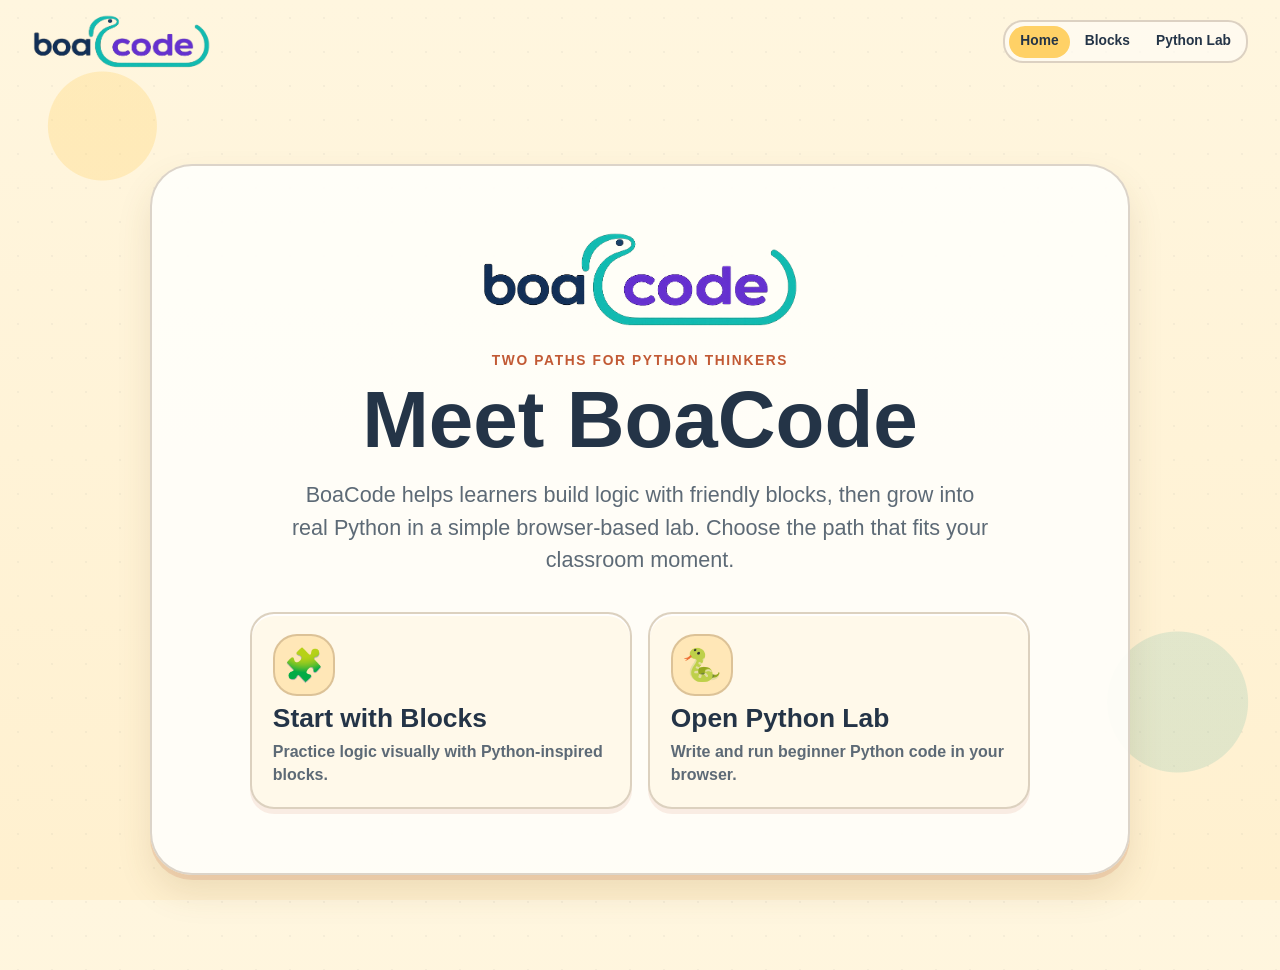
<file: index.html>
<!doctype html>
<html lang="en">
  <head>
    <meta charset="utf-8" />
    <meta name="viewport" content="width=device-width, initial-scale=1" />
    <title>BoaCode</title>
    <link rel="stylesheet" href="style.css" />
  </head>
  <body class="theme-cartoon landing-page">
    <header class="landing-nav" aria-label="BoaCode navigation">
      <a class="nav-logo-link" href="index.html" aria-label="BoaCode home">
        <img class="nav-logo" src="img/boa(code)2.png" alt="BoaCode logo" />
      </a>
      <nav class="main-nav" aria-label="Main navigation">
        <a class="nav-link active" href="index.html" aria-current="page">Home</a>
        <a class="nav-link" href="app.html">Blocks</a>
        <a class="nav-link" href="python-lab.html">Python Lab</a>
      </nav>
    </header>

    <main class="landing-shell" aria-labelledby="landing-title">
      <section class="landing-card platform-card">
        <img class="landing-logo" src="img/boa(code)2.png" alt="BoaCode logo" />
        <p class="eyebrow">Two paths for Python thinkers</p>
        <h1 id="landing-title">Meet BoaCode</h1>
        <p class="landing-copy">
          BoaCode helps learners build logic with friendly blocks, then grow into real Python in a
          simple browser-based lab. Choose the path that fits your classroom moment.
        </p>

        <div class="tool-card-grid" aria-label="BoaCode learning paths">
          <a class="tool-card" href="app.html">
            <span class="tool-card-icon" aria-hidden="true">🧩</span>
            <span class="tool-card-title">Start with Blocks</span>
            <span class="tool-card-copy">Practice logic visually with Python-inspired blocks.</span>
          </a>

          <a class="tool-card" href="python-lab.html">
            <span class="tool-card-icon" aria-hidden="true">🐍</span>
            <span class="tool-card-title">Open Python Lab</span>
            <span class="tool-card-copy">Write and run beginner Python code in your browser.</span>
          </a>
        </div>
      </section>
    </main>
  </body>
</html>
</file>
<file: style.css>
:root {
  --topbar-height: 76px;
  --workspace-width: 75%;
  --cream: #fff3d6;
  --paper: #fffaf0;
  --panel: #fffdf7;
  --panel-strong: #ffffff;
  --sun: #ffd166;
  --orange: #ef7b45;
  --red: #c25a35;
  --blue: #287c9b;
  --teal: #6db8a8;
  --ink: #243447;
  --muted: #5d6a76;
  --line: rgba(36, 52, 71, 0.18);
  --line-strong: rgba(36, 52, 71, 0.34);
  --white: #ffffff;
  --button-text: #fffaf0;
  --bubble-shadow: rgba(36, 52, 71, 0.1);
  --output-bg: #fffdf6;
  --dialogue-bg: #ffffff;
  --dialogue-glow: rgba(109, 184, 168, 0.18);
  --theme-control-bg: rgba(255, 255, 255, 0.78);
  --theme-active-bg: #ffd166;
  --theme-active-text: #243447;
  --stage-bg: #eaf7f4;
  --avatar-bg: #ffffff;
  --speech-bg: #fff0b8;
  --question-bg: #dff3ef;
  --reply-bg: #ffffff;
  --narrator-bg: #ffffff;
  --code-bg: #fffaf0;
  --code-border: rgba(36, 52, 71, 0.16);
  --disclosure-border: rgba(36, 52, 71, 0.2);
  --character-one: #f8d57d;
  --character-two: #98d1c5;
  --character-three: #caa7e8;
  --character-four: #9dd5ee;
  --panel-shadow: 0 12px 28px rgba(116, 82, 32, 0.11);
  --soft-shadow: 0 1px 0 rgba(255, 255, 255, 0.78) inset;
  --workspace-ring: rgba(239, 123, 69, 0.14);
  --workspace-inset: rgba(255, 244, 214, 0.58);
  --panel-radius: 22px;
  --control-radius: 999px;
  --ui-border-width: 1px;
  --bubble-radius: 17px;
  --header-accent: var(--orange);
}

* {
  box-sizing: border-box;
}

html,
body {
  height: 100%;
}

body {
  margin: 0;
  background: var(--cream);
  color: var(--ink);
  display: flex;
  flex-direction: column;
  font-family: Verdana, Geneva, Tahoma, sans-serif;
  font-size: 16px;
  line-height: 1.5;
  min-height: 100vh;
  min-height: 100dvh;
  overflow: hidden;
}

body.theme-cartoon {
  --paper: #fff4dc;
  --panel: #fff9ea;
  --panel-strong: #fffefa;
  --line: rgba(95, 65, 40, 0.22);
  --line-strong: rgba(95, 65, 40, 0.42);
  --theme-control-bg: rgba(255, 253, 246, 0.76);
  --output-bg: #fff1d7;
  --dialogue-bg: #fff9ec;
  --dialogue-glow: rgba(255, 168, 103, 0.23);
  --stage-bg: #ffe7b7;
  --speech-bg: #fff1b8;
  --question-bg: #dff4e6;
  --reply-bg: #fffefa;
  --narrator-bg: #fffdfa;
  --code-bg: #fff8e8;
  --panel-shadow: 0 5px 0 rgba(194, 90, 53, 0.16), 0 18px 34px rgba(116, 82, 32, 0.13);
  --soft-shadow: 0 2px 0 rgba(255, 255, 255, 0.92) inset;
  --workspace-ring: rgba(239, 123, 69, 0.2);
  --workspace-inset: rgba(255, 218, 126, 0.34);
  --panel-radius: 28px;
  --control-radius: 20px;
  --ui-border-width: 2px;
  --bubble-radius: 22px;
  --header-accent: #ef7b45;
  background:
    radial-gradient(circle at 8% 14%, rgba(255, 209, 102, 0.3) 0 54px, transparent 55px),
    radial-gradient(circle at 92% 78%, rgba(109, 184, 168, 0.2) 0 70px, transparent 71px),
    radial-gradient(circle at 18px 18px, rgba(36, 52, 71, 0.045) 1.4px, transparent 1.4px),
    linear-gradient(180deg, #fff6df 0%, #fff0cf 100%);
  background-size: auto, auto, 34px 34px, auto;
}

body.theme-modern {
  --cream: #eef3f8;
  --paper: #ffffff;
  --panel: #ffffff;
  --panel-strong: #ffffff;
  --orange: #2563eb;
  --red: #1e40af;
  --blue: #2563eb;
  --teal: #0ea5b7;
  --ink: #1f2937;
  --muted: #526173;
  --line: rgba(100, 116, 139, 0.26);
  --line-strong: rgba(71, 85, 105, 0.42);
  --button-text: #ffffff;
  --bubble-shadow: rgba(31, 41, 55, 0.07);
  --output-bg: #f8fafc;
  --dialogue-bg: #ffffff;
  --dialogue-glow: rgba(37, 99, 235, 0.1);
  --theme-control-bg: #ffffff;
  --theme-active-bg: #dbeafe;
  --theme-active-text: #1f2937;
  --stage-bg: #e8f0fe;
  --speech-bg: #eaf2ff;
  --question-bg: #e6fbff;
  --code-bg: #f8fafc;
  --code-border: rgba(37, 99, 235, 0.18);
  --disclosure-border: rgba(82, 97, 115, 0.22);
  --character-one: #dbeafe;
  --character-two: #e0f2fe;
  --character-three: #eef2ff;
  --character-four: #ecfeff;
  --panel-shadow: 0 14px 32px rgba(31, 41, 55, 0.09);
  --workspace-ring: rgba(37, 99, 235, 0.1);
  --workspace-inset: rgba(219, 234, 254, 0.45);
  --panel-radius: 18px;
  --control-radius: 999px;
  --ui-border-width: 1px;
  --bubble-radius: 14px;
  --header-accent: #2563eb;
}

body.theme-hacker {
  --cream: #06100b;
  --paper: #0d1a13;
  --panel: #101f17;
  --panel-strong: #14261c;
  --orange: #6dbf73;
  --red: #3f8d55;
  --blue: #4f9b62;
  --teal: #44a889;
  --ink: #e7f3e8;
  --muted: #a9c2ad;
  --line: rgba(117, 176, 125, 0.24);
  --line-strong: rgba(128, 194, 137, 0.42);
  --white: #111f17;
  --button-text: #07110b;
  --bubble-shadow: rgba(0, 0, 0, 0.24);
  --output-bg: #0a150f;
  --dialogue-bg: #0f1d15;
  --dialogue-glow: rgba(92, 145, 83, 0.14);
  --theme-control-bg: #0a150f;
  --theme-active-bg: #86c77d;
  --theme-active-text: #07110b;
  --stage-bg: #13251b;
  --avatar-bg: #07110b;
  --speech-bg: #172b20;
  --question-bg: #123123;
  --reply-bg: #0f2218;
  --narrator-bg: #0f2218;
  --code-bg: #07110b;
  --code-border: rgba(126, 178, 119, 0.28);
  --disclosure-border: rgba(126, 178, 119, 0.3);
  --character-one: #172b20;
  --character-two: #123126;
  --character-three: #1c2f22;
  --character-four: #152a1d;
  --panel-shadow: 0 0 0 1px rgba(102, 158, 95, 0.1), 0 18px 34px rgba(0, 0, 0, 0.38);
  --workspace-ring: rgba(102, 158, 95, 0.16);
  --workspace-inset: rgba(109, 191, 115, 0.05);
  --blockly-bg: #08140e;
  --blockly-grid: rgba(108, 151, 100, 0.12);
  --blockly-flyout-bg: #0d1d14;
  --blockly-toolbox-bg: #0b1710;
  --blockly-toolbox-row-bg: #13271d;
  --blockly-toolbox-selected-bg: #102018;
  --blockly-toolbox-text: #e6ffe9;
  --blockly-toolbox-accent: #42f584;
  --blockly-scrollbar-bg: #14251a;
  --blockly-scrollbar-handle: #4d7754;
  --panel-radius: 18px;
  --control-radius: 10px;
  --ui-border-width: 1px;
  --bubble-radius: 10px;
  --header-accent: #6dbf73;
  background:
    radial-gradient(circle at 10% 12%, rgba(74, 123, 70, 0.18), transparent 25%),
    radial-gradient(circle at 86% 84%, rgba(46, 94, 64, 0.2), transparent 28%),
    linear-gradient(180deg, #07110b 0%, #0a150f 100%);
}

button,
input {
  font: inherit;
}

.app-topbar {
  align-items: center;
  background: color-mix(in srgb, var(--paper) 84%, transparent);
  border-bottom: var(--ui-border-width) solid var(--line);
  box-shadow: 0 4px 18px rgba(36, 52, 71, 0.055);
  display: flex;
  flex: 0 0 var(--topbar-height);
  flex-wrap: nowrap;
  gap: 0.8rem;
  height: var(--topbar-height);
  justify-content: space-between;
  max-height: var(--topbar-height);
  min-height: var(--topbar-height);
  overflow: hidden;
  padding: 0.5rem 1rem;
  position: relative;
  z-index: 2;
}

.brand-cluster,
.topbar-actions,
.character-button,
.theme-selector,
.theme-options,
.character-stage,
.dialogue-input-row,
.panel-tools {
  align-items: center;
  display: flex;
}

.brand-cluster {
  flex: 0 1 auto;
  gap: 0.7rem;
  max-height: 56px;
  min-width: 0;
  overflow: hidden;
}

.brand-logo {
  display: block;
  flex: 0 1 auto;
  height: auto;
  max-height: 56px;
  max-width: 260px;
  object-fit: contain;
  width: auto;
}

.brand-copy {
  min-width: 0;
  overflow: hidden;
}

h1,
h2,
h3,
p {
  margin-top: 0;
}

.brand-tagline {
  color: var(--ink);
  font-size: clamp(0.92rem, 1.25vw, 1.06rem);
  font-weight: 800;
  line-height: 1.08;
  margin-bottom: 2px;
  white-space: nowrap;
}

.brand-subtitle {
  color: var(--muted);
  font-size: 0.76rem;
  font-weight: 700;
  line-height: 1.15;
  margin-bottom: 0;
  white-space: nowrap;
}

h1 {
  font-size: clamp(1.08rem, 1.7vw, 1.35rem);
  line-height: 1.1;
  margin-bottom: 0;
  white-space: nowrap;
}

h2 {
  font-size: clamp(1.03rem, 1.25vw, 1.2rem);
  line-height: 1.15;
  margin-bottom: 2px;
}

h3 {
  font-size: 1.05rem;
  margin-bottom: 8px;
}

.topbar-actions {
  flex: 1 1 auto;
  flex-wrap: nowrap;
  gap: 0.55rem;
  justify-content: flex-end;
  min-width: 0;
  overflow: hidden;
}

.character-button,
.run-button,
.send-button,
.reset-layout-button,
.dialog-close-button,
.cancel-button,
.character-card {
  border: 1px solid var(--line-strong);
  color: var(--ink);
  cursor: pointer;
}

.character-button {
  background: var(--panel-strong);
  border-width: var(--ui-border-width);
  border-radius: var(--control-radius);
  gap: 0.38rem;
  min-height: 40px;
  padding: 0.3rem 0.65rem 0.3rem 0.34rem;
}

.character-button-avatar {
  align-items: center;
  background: var(--stage-bg);
  border: 1px solid var(--line);
  border-radius: 50%;
  display: inline-flex;
  font-size: 1.25rem;
  height: 32px;
  justify-content: center;
  width: 32px;
}

.character-button-label {
  white-space: nowrap;
}

.dropdown-arrow {
  color: var(--muted);
  font-size: 0.82rem;
}

.theme-selector {
  background: var(--theme-control-bg);
  border: var(--ui-border-width) solid var(--line);
  border-radius: var(--control-radius);
  gap: 0.32rem;
  padding: 0.18rem;
}

.theme-selector-label {
  color: var(--muted);
  font-size: 0.8rem;
  font-weight: 800;
  letter-spacing: 0.05em;
  padding-left: 0.45rem;
  text-transform: uppercase;
}

.theme-options {
  gap: 0.14rem;
}

.theme-button {
  background: transparent;
  border: 0;
  border-radius: 999px;
  color: var(--ink);
  cursor: pointer;
  font-size: 0.82rem;
  font-weight: 700;
  line-height: 1.15;
  padding: 0.36rem 0.5rem;
  white-space: nowrap;
}

.theme-button.active {
  background: var(--theme-active-bg);
  color: var(--theme-active-text);
  box-shadow: 0 1px 5px rgba(36, 52, 71, 0.09);
}

.character-button:focus-visible,
.character-card:focus-visible,
.dialog-close-button:focus-visible,
.cancel-button:focus-visible,
.reset-layout-button:focus-visible,
.split-divider:focus-visible,
.theme-button:focus-visible,
.run-button:focus-visible,
.send-button:focus-visible {
  outline: 3px solid var(--orange);
  outline-offset: 2px;
}

.run-button {
  background: var(--orange);
  border-color: color-mix(in srgb, var(--red) 55%, var(--line-strong));
  border-width: var(--ui-border-width);
  border-radius: var(--control-radius);
  box-shadow: 0 3px 0 var(--red);
  color: var(--button-text);
  flex: 0 0 auto;
  font-weight: 800;
  min-height: 40px;
  padding: 0.5rem 0.95rem;
}

.run-button:active {
  box-shadow: 0 1px 0 var(--red);
  transform: translateY(3px);
}

.run-button:disabled {
  cursor: wait;
  opacity: 0.72;
}

.app-shell {
  --divider-width: 20px;
  align-items: stretch;
  display: grid;
  flex: 1 1 auto;
  gap: 0;
  grid-template-columns: minmax(0, var(--workspace-width)) var(--divider-width) minmax(0, 1fr);
  min-height: 0;
  overflow: hidden;
  padding: 0.9rem 1rem 1rem;
  width: 100%;
}

.panel {
  background: var(--panel);
  border: var(--ui-border-width) solid var(--line);
  border-radius: var(--panel-radius);
  box-shadow: var(--panel-shadow), var(--soft-shadow);
  min-height: 0;
  min-width: 0;
  padding: 0.85rem;
}

.workspace-panel {
  box-shadow: var(--panel-shadow), 0 0 0 6px var(--workspace-ring);
  display: flex;
  flex-direction: column;
  margin-right: 0.55rem;
}

body.theme-cartoon .panel {
  position: relative;
}

body.theme-cartoon .workspace-panel::before,
body.theme-cartoon .output-panel::before {
  background: var(--header-accent);
  border: 2px solid rgba(95, 65, 40, 0.18);
  border-radius: 999px;
  content: "";
  height: 10px;
  opacity: 0.55;
  position: absolute;
  right: 24px;
  top: -6px;
  transform: rotate(-2deg);
  width: 64px;
}

.output-panel {
  background: var(--output-bg);
  display: flex;
  flex-direction: column;
  margin-left: 0.55rem;
  overflow: auto;
}

.section-heading {
  margin-bottom: 0.65rem;
}

.workspace-heading,
.output-heading {
  align-items: flex-start;
  display: flex;
  gap: 0.75rem;
  justify-content: space-between;
}

.section-heading p {
  color: var(--muted);
  font-size: 0.94rem;
  line-height: 1.4;
  margin-bottom: 0;
}

.section-heading h2 {
  position: relative;
}

body.theme-cartoon .section-heading h2::after {
  background: linear-gradient(90deg, var(--header-accent), transparent);
  border-radius: 999px;
  content: "";
  display: block;
  height: 4px;
  margin-top: 5px;
  width: 74px;
}

#blocklyDiv {
  background: var(--blockly-bg, var(--white));
  border: var(--ui-border-width) solid var(--line);
  border-radius: calc(var(--panel-radius) - 7px);
  box-shadow: inset 0 0 0 5px var(--workspace-inset), 0 3px 10px rgba(36, 52, 71, 0.04);
  flex: 1 1 auto;
  min-height: 0;
  overflow: hidden;
}

body.theme-cartoon #blocklyDiv {
  border-style: solid;
  box-shadow: inset 0 0 0 6px var(--workspace-inset), 0 5px 0 rgba(194, 90, 53, 0.08);
}

.blocklyToolboxDiv {
  box-sizing: border-box;
  max-width: 100%;
  min-width: 136px;
  overflow: hidden;
  padding: 8px 7px;
}

.blocklyToolboxContents {
  box-sizing: border-box;
  max-width: 100%;
  overflow: hidden;
  padding: 0;
}

.blocklyToolboxDiv .blocklyTreeRow,
.blocklyToolboxCategory {
  box-sizing: border-box;
  margin: 5px 0;
  max-width: 100%;
  min-height: 36px;
  overflow: hidden;
  padding: 6px 12px 6px 14px !important;
  white-space: nowrap;
}

.blocklyTreeLabel,
.blocklyToolboxCategoryLabel {
  box-sizing: border-box;
  display: inline-block;
  line-height: 1.25;
  max-width: 100%;
  overflow: visible;
  padding-inline-end: 4px;
  white-space: nowrap;
}

body.theme-hacker #blocklyDiv {
  background: var(--blockly-bg);
  border-color: rgba(128, 194, 137, 0.34);
  box-shadow: inset 0 0 0 5px var(--workspace-inset), 0 10px 24px rgba(0, 0, 0, 0.2);
}

body.theme-hacker .blocklySvg {
  background: var(--blockly-bg);
}

body.theme-hacker .blocklyMainBackground {
  fill: var(--blockly-bg) !important;
  stroke: rgba(128, 194, 137, 0.34);
}

body.theme-hacker .blocklyToolboxDiv {
  background: linear-gradient(180deg, #08140e 0%, var(--blockly-toolbox-bg) 100%) !important;
  border-right: 1px solid rgba(66, 245, 132, 0.34);
  color: var(--blockly-toolbox-text);
}

body.theme-hacker .blocklyToolboxContents {
  background: transparent !important;
}

body.theme-hacker .blocklyToolboxDiv .blocklyTreeRow,
body.theme-hacker .blocklyToolboxCategory {
  background: var(--blockly-toolbox-row-bg) !important;
  border: 1px solid rgba(66, 245, 132, 0.34);
  border-left: 4px solid var(--blockly-toolbox-accent);
  border-radius: 9px;
  box-shadow: 0 0 0 1px rgba(0, 0, 0, 0.32), inset 0 1px 0 rgba(230, 255, 233, 0.08);
  color: var(--blockly-toolbox-text) !important;
  margin: 6px 8px 4px;
  min-height: 34px;
  padding: 4px 8px;
}

body.theme-hacker .blocklyToolboxDiv .blocklyTreeRow:hover,
body.theme-hacker .blocklyToolboxCategory:hover {
  background: #1a3325 !important;
  border-color: rgba(66, 245, 132, 0.56);
}

body.theme-hacker .blocklyToolboxDiv .blocklyTreeSelected,
body.theme-hacker .blocklyToolboxDiv .blocklyTreeSelected:hover,
body.theme-hacker .blocklyToolboxCategory[aria-selected="true"],
body.theme-hacker .blocklyToolboxSelected {
  background: var(--blockly-toolbox-selected-bg) !important;
  border-color: var(--blockly-toolbox-accent);
  box-shadow: inset 4px 0 0 var(--blockly-toolbox-accent), 0 0 16px rgba(66, 245, 132, 0.16);
}

body.theme-hacker .blocklyTreeIcon,
body.theme-hacker .blocklyToolboxCategoryIcon {
  background-color: var(--blockly-toolbox-accent) !important;
  background-image: none !important;
  border-radius: 4px;
  box-shadow: 0 0 8px rgba(66, 245, 132, 0.3);
  color: var(--blockly-toolbox-accent) !important;
  height: 12px !important;
  margin-inline-end: 8px;
  opacity: 1;
  width: 12px !important;
}

body.theme-hacker .blocklyTreeLabel,
body.theme-hacker .blocklyToolboxCategoryLabel {
  color: var(--blockly-toolbox-text) !important;
  font-weight: 800;
  text-shadow: 0 0 8px rgba(66, 245, 132, 0.24);
}

body.theme-hacker .blocklyTreeSelected .blocklyTreeLabel,
body.theme-hacker .blocklyToolboxCategory[aria-selected="true"] .blocklyToolboxCategoryLabel,
body.theme-hacker .blocklyToolboxSelected .blocklyToolboxCategoryLabel {
  color: #f8fff5 !important;
}

body.theme-hacker .blocklyFlyout,
body.theme-hacker .blocklyFlyout .blocklyWorkspace {
  background: var(--blockly-flyout-bg) !important;
}

body.theme-hacker .blocklyFlyoutBackground {
  fill: var(--blockly-flyout-bg) !important;
  fill-opacity: 1;
  stroke: rgba(66, 245, 132, 0.3);
}

body.theme-hacker .blocklyFlyoutLabelBackground {
  fill: #13271d !important;
  stroke: var(--blockly-toolbox-accent) !important;
  stroke-width: 1px;
}

body.theme-hacker .blocklyFlyoutLabelText,
body.theme-hacker .blocklyFlyoutButton .blocklyText,
body.theme-hacker .blocklyText {
  fill: #e6ffe9 !important;
  color: #e6ffe9 !important;
}

body.theme-hacker .blocklyFlyoutButton .blocklyFlyoutButtonBackground {
  fill: #183321;
  stroke: rgba(158, 214, 150, 0.42);
}

body.theme-hacker .blocklyFlyoutButton:hover .blocklyFlyoutButtonBackground {
  fill: #24492f;
}

body.theme-hacker .blocklyScrollbarBackground {
  fill: var(--blockly-scrollbar-bg);
  fill-opacity: 0.78;
}

body.theme-hacker .blocklyScrollbarHandle {
  fill: var(--blockly-scrollbar-handle);
  fill-opacity: 0.92;
}

body.theme-hacker .blocklyScrollbarHandle:hover {
  fill: #6fa775;
}

body.theme-hacker .blocklyTrash {
  opacity: 0.9;
}

body.theme-hacker .blocklyEditableText > rect,
body.theme-hacker .blocklyFieldRect {
  fill: rgba(7, 17, 11, 0.72);
  stroke: rgba(216, 239, 211, 0.26);
}

.split-divider {
  align-items: center;
  align-self: stretch;
  background: transparent;
  cursor: col-resize;
  display: flex;
  justify-content: center;
  min-height: 180px;
  position: relative;
  touch-action: none;
}

.split-divider::before {
  background: linear-gradient(180deg, transparent 0, color-mix(in srgb, var(--line-strong) 52%, transparent) 16%, color-mix(in srgb, var(--line-strong) 52%, transparent) 84%, transparent 100%);
  border-radius: 999px;
  content: "";
  height: 100%;
  position: absolute;
  transition: background 0.15s ease, width 0.15s ease;
  width: 3px;
}

.divider-handle {
  background: var(--panel-strong);
  border: var(--ui-border-width) solid var(--line);
  border-radius: var(--control-radius);
  box-shadow: 0 6px 16px rgba(36, 52, 71, 0.11), var(--soft-shadow);
  display: block;
  height: 52px;
  position: relative;
  width: 16px;
  z-index: 1;
}

.divider-handle::before,
.divider-handle::after {
  background: var(--line-strong);
  border-radius: 999px;
  content: "";
  height: 26px;
  position: absolute;
  top: 10px;
  width: 2px;
}

.divider-handle::before {
  left: 4px;
}

.divider-handle::after {
  right: 4px;
}

.split-divider:hover::before,
.split-divider.dragging::before,
.split-divider:focus-visible::before {
  background: var(--orange);
  width: 6px;
}

.dialogue-card {
  background:
    radial-gradient(circle at top right, var(--dialogue-glow), transparent 40%),
    var(--dialogue-bg);
  border: var(--ui-border-width) solid var(--line);
  border-radius: calc(var(--panel-radius) - 2px);
  display: flex;
  flex: 1 1 auto;
  flex-direction: column;
  min-height: 0;
  padding: 0.85rem;
  position: relative;
}

body.theme-cartoon .dialogue-card::after {
  background:
    radial-gradient(circle, rgba(239, 123, 69, 0.18) 0 3px, transparent 4px),
    radial-gradient(circle, rgba(109, 184, 168, 0.16) 0 3px, transparent 4px);
  background-position: 0 0, 14px 14px;
  background-size: 28px 28px;
  border-radius: inherit;
  content: "";
  inset: 0;
  opacity: 0.42;
  pointer-events: none;
  position: absolute;
}

.dialogue-card > * {
  position: relative;
  z-index: 1;
}

.character-stage {
  background: var(--stage-bg);
  border: var(--ui-border-width) solid var(--line);
  border-radius: calc(var(--panel-radius) - 6px);
  gap: 0.75rem;
  margin-bottom: 0.8rem;
  padding: 0.68rem;
}

body.theme-cartoon .character-stage {
  box-shadow: 0 4px 0 rgba(194, 90, 53, 0.12), inset 0 2px 0 rgba(255, 255, 255, 0.7);
  transform: rotate(-0.35deg);
}

.avatar-frame {
  align-items: center;
  background: var(--avatar-bg);
  border: var(--ui-border-width) solid var(--line);
  border-radius: 50%;
  box-shadow: 0 4px 14px var(--bubble-shadow);
  display: flex;
  flex: 0 0 74px;
  font-size: 2.9rem;
  height: 74px;
  justify-content: center;
  width: 74px;
}

body.theme-cartoon .avatar-frame {
  border-radius: 42% 58% 48% 52% / 52% 45% 55% 48%;
  box-shadow: 0 4px 0 rgba(194, 90, 53, 0.12), 0 10px 18px var(--bubble-shadow);
}

.stage-label {
  color: var(--muted);
  font-size: 0.78rem;
  font-weight: 800;
  letter-spacing: 0.06em;
  line-height: 1.25;
  margin-bottom: 2px;
  text-transform: uppercase;
}

.character-stage h3 {
  font-size: 1.35rem;
  line-height: 1.1;
  margin-bottom: 0;
}

.dialogue-stream {
  align-content: start;
  display: grid;
  flex: 1 1 auto;
  gap: 0.72rem;
  min-height: 180px;
  overflow: auto;
  padding: 0.15rem 0.1rem 0.25rem;
}

.speech-bubble,
.question-bubble,
.reply-bubble {
  border: 1px solid var(--line);
  border-width: var(--ui-border-width);
  border-radius: var(--bubble-radius);
  box-shadow: 0 4px 12px var(--bubble-shadow);
  font-size: 1rem;
  line-height: 1.5;
  padding: 0.75rem 0.85rem;
  white-space: pre-wrap;
}

body.theme-cartoon .speech-bubble,
body.theme-cartoon .question-bubble,
body.theme-cartoon .reply-bubble {
  box-shadow: 0 4px 0 rgba(95, 65, 40, 0.1), 0 10px 18px var(--bubble-shadow);
}

.speech-bubble,
.question-bubble {
  border-top-left-radius: 7px;
}

body.theme-cartoon .speech-bubble,
body.theme-cartoon .question-bubble {
  border-radius: 7px var(--bubble-radius) var(--bubble-radius) var(--bubble-radius);
  max-width: 96%;
}

body.theme-cartoon .speech-bubble::before,
body.theme-cartoon .question-bubble::before {
  background: inherit;
  border-bottom: var(--ui-border-width) solid var(--line);
  border-left: var(--ui-border-width) solid var(--line);
  content: "";
  height: 14px;
  left: -6px;
  position: absolute;
  top: 17px;
  transform: rotate(35deg);
  width: 14px;
}

body.theme-cartoon .speech-bubble,
body.theme-cartoon .question-bubble,
body.theme-cartoon .reply-bubble {
  position: relative;
}

.speech-bubble {
  background: var(--speech-bg);
}

.question-bubble {
  background: var(--question-bg);
}

.reply-bubble {
  background: var(--reply-bg);
  border-color: color-mix(in srgb, var(--teal) 65%, var(--line));
  border-top-right-radius: 7px;
  justify-self: end;
  max-width: 92%;
}

body.theme-cartoon .reply-bubble {
  border-radius: var(--bubble-radius) 7px var(--bubble-radius) var(--bubble-radius);
}

.narrator-bubble {
  background: var(--narrator-bg);
  color: var(--muted);
  min-height: 86px;
  padding: 1rem;
}

.dialogue-input {
  background: var(--reply-bg);
  border: var(--ui-border-width) solid var(--line);
  border-radius: calc(var(--panel-radius) - 8px);
  margin-top: 0.8rem;
  padding: 0.7rem;
}

.dialogue-input label {
  display: block;
  font-weight: 700;
  line-height: 1.35;
  margin-bottom: 0.45rem;
}

.dialogue-input-row {
  gap: 0.5rem;
}

.dialogue-input input {
  background: var(--code-bg);
  border: 1px solid color-mix(in srgb, var(--teal) 65%, var(--line));
  border-radius: 12px;
  color: var(--ink);
  flex: 1;
  min-height: 44px;
  min-width: 0;
  padding: 0.62rem 0.75rem;
}

.send-button {
  background: var(--blue);
  border-radius: 12px;
  color: var(--button-text);
  font-weight: 800;
  min-height: 44px;
  padding: 0.62rem 0.85rem;
}

.hidden {
  display: none;
}

.panel-tools {
  justify-content: flex-end;
  margin-top: 0.45rem;
}

.reset-layout-button {
  background: transparent;
  border-color: transparent;
  border-radius: 999px;
  color: var(--muted);
  font-size: 0.78rem;
  font-weight: 700;
  opacity: 0.78;
  padding: 0.22rem 0.48rem;
  text-decoration: none;
}

.reset-layout-button:hover {
  background: color-mix(in srgb, var(--theme-active-bg) 18%, transparent);
  color: var(--ink);
  opacity: 1;
  text-decoration: none;
}

.code-disclosure {
  background: color-mix(in srgb, var(--panel-strong) 58%, transparent);
  border: 1px dashed var(--disclosure-border);
  border-radius: 14px;
  margin-top: 0.45rem;
  padding: 0.55rem 0.7rem;
}

.code-disclosure summary {
  color: var(--muted);
  cursor: pointer;
  font-size: 0.92rem;
  font-weight: 700;
  line-height: 1.35;
}

pre {
  background: var(--code-bg);
  border: 1px solid var(--code-border);
  border-radius: 10px;
  color: var(--ink);
  margin: 0.55rem 0 0;
  max-height: 150px;
  overflow: auto;
  padding: 0.7rem;
  white-space: pre-wrap;
}

code {
  font-family: ui-monospace, SFMono-Regular, Consolas, "Liberation Mono", monospace;
  font-size: 0.88rem;
  line-height: 1.45;
}

.character-dialog {
  background: transparent;
  border: 0;
  color: var(--ink);
  max-width: min(720px, calc(100vw - 32px));
  padding: 0;
  width: 100%;
}

.character-dialog::backdrop {
  background: rgba(20, 30, 42, 0.48);
  backdrop-filter: blur(2px);
}

.character-dialog-card {
  background: var(--paper);
  border: 1px solid var(--line-strong);
  border-radius: 24px;
  box-shadow: var(--panel-shadow), 0 24px 64px rgba(0, 0, 0, 0.28);
  margin: 0;
  padding: 1.1rem;
}

.dialog-heading {
  align-items: flex-start;
  display: flex;
  gap: 0.75rem;
  justify-content: space-between;
  margin-bottom: 1rem;
}

.eyebrow {
  color: var(--red);
  font-size: 0.82rem;
  font-weight: 800;
  letter-spacing: 0.08em;
  margin-bottom: 2px;
  text-transform: uppercase;
}

.character-grid {
  display: grid;
  gap: 0.6rem;
  grid-template-columns: repeat(4, minmax(96px, 1fr));
}

.character-card {
  align-items: center;
  background: var(--character-one);
  border-radius: 16px;
  display: flex;
  font-weight: 800;
  gap: 0.5rem;
  justify-content: center;
  min-height: 70px;
  padding: 0.65rem;
}

.character-card:nth-child(2) {
  background: var(--character-two);
}

.character-card:nth-child(3) {
  background: var(--character-three);
}

.character-card:nth-child(4) {
  background: var(--character-four);
}

.character-card.selected {
  outline: 3px solid var(--orange);
  outline-offset: 2px;
  transform: translateY(-1px);
}

.character-face {
  font-size: 1.75rem;
  line-height: 1;
}

.dialog-close-button,
.cancel-button {
  background: var(--paper);
  border-radius: 14px;
  font-weight: 800;
}

.dialog-close-button {
  font-size: 1.5rem;
  line-height: 1;
  min-height: 40px;
  min-width: 40px;
}

.cancel-button {
  margin-top: 0.9rem;
  padding: 0.56rem 0.9rem;
}

@media (max-width: 1180px) {
  .app-topbar {
    gap: 0.7rem;
    padding-left: 0.9rem;
    padding-right: 0.9rem;
  }

  .topbar-actions {
    gap: 0.5rem;
  }

  .theme-selector-label,
  .character-button-label {
    font-size: 0.9rem;
  }

  .theme-button {
    font-size: 0.76rem;
    padding-left: 0.46rem;
    padding-right: 0.46rem;
  }
}

@media (max-width: 900px) {
  body {
    overflow: auto;
  }

  .app-topbar {
    align-items: stretch;
    flex: 0 0 auto;
    flex-direction: column;
    flex-wrap: wrap;
    height: auto;
    max-height: none;
    min-height: auto;
    overflow: visible;
  }

  .brand-cluster {
    min-width: 0;
  }

  .topbar-actions {
    flex-wrap: wrap;
    justify-content: stretch;
  }

  .character-button,
  .run-button {
    flex: 1 1 180px;
    justify-content: center;
  }

  .theme-selector {
    border-radius: 18px;
    flex: 1 1 100%;
  }

  .theme-options {
    flex: 1;
  }

  .theme-button {
    flex: 1 1 auto;
  }

  .app-shell {
    display: grid;
    flex: 0 0 auto;
    gap: 0.9rem;
    grid-template-columns: 1fr;
    min-height: calc(100vh - 134px);
    overflow: visible;
    padding: 0.9rem;
  }

  .split-divider {
    display: none;
  }

  .workspace-panel,
  .output-panel {
    margin-left: 0;
    margin-right: 0;
  }

  #blocklyDiv {
    height: 60vh;
    min-height: 420px;
  }

  .dialogue-card {
    min-height: 420px;
  }
}

@media (max-width: 560px) {
  .character-grid {
    grid-template-columns: 1fr;
  }

  .theme-selector {
    align-items: stretch;
    flex-direction: column;
  }

  .theme-selector-label {
    padding: 0.35rem 0.55rem 0;
  }

  .theme-options {
    flex-direction: column;
    width: 100%;
  }

  .dialogue-input-row {
    align-items: stretch;
    flex-direction: column;
  }

  .panel {
    padding: 0.8rem;
  }

  #blocklyDiv {
    height: 420px;
  }
}

.landing-page {
  overflow: auto;
}

.landing-shell {
  align-items: center;
  display: flex;
  flex: 1;
  justify-content: center;
  min-height: 100vh;
  min-height: 100dvh;
  padding: clamp(1.5rem, 4vw, 4rem);
}

.landing-card {
  align-items: center;
  background: color-mix(in srgb, var(--panel-strong) 92%, transparent);
  border: var(--ui-border-width) solid var(--line);
  border-radius: clamp(26px, 5vw, 42px);
  box-shadow: var(--panel-shadow);
  display: flex;
  flex-direction: column;
  max-width: 760px;
  padding: clamp(2rem, 5vw, 4rem);
  text-align: center;
}

.landing-logo {
  display: block;
  height: auto;
  margin-bottom: 1.25rem;
  max-width: min(320px, 78vw);
}

.landing-card .eyebrow {
  color: var(--red);
  font-size: 0.86rem;
  font-weight: 800;
  letter-spacing: 0.12em;
  margin: 0 0 0.65rem;
  text-transform: uppercase;
}

.landing-card h1 {
  color: var(--ink);
  font-size: clamp(2.6rem, 9vw, 5rem);
  line-height: 0.95;
  margin: 0;
}

.landing-copy {
  color: var(--muted);
  font-size: clamp(1.05rem, 2.5vw, 1.35rem);
  margin: 1.35rem 0 2rem;
  max-width: 58ch;
}

.start-coding-button {
  background: linear-gradient(135deg, var(--orange), var(--red));
  border: var(--ui-border-width) solid color-mix(in srgb, var(--red) 76%, var(--ink));
  border-radius: var(--control-radius);
  box-shadow: 0 10px 20px rgba(163, 88, 50, 0.2), var(--soft-shadow);
  color: var(--button-text);
  display: inline-flex;
  font-size: 1.1rem;
  font-weight: 800;
  padding: 0.95rem 1.5rem;
  text-decoration: none;
  transition: transform 160ms ease, box-shadow 160ms ease;
}

.start-coding-button:hover,
.start-coding-button:focus-visible {
  box-shadow: 0 14px 24px rgba(163, 88, 50, 0.26), var(--soft-shadow);
  transform: translateY(-2px);
}

.landing-nav {
  align-items: center;
  display: flex;
  gap: 1rem;
  justify-content: space-between;
  padding: 0.85rem clamp(1rem, 3vw, 2rem) 0;
  position: relative;
  z-index: 2;
}

.nav-logo-link {
  align-items: center;
  display: inline-flex;
}

.nav-logo {
  display: block;
  height: auto;
  max-height: 56px;
  max-width: 220px;
  object-fit: contain;
  width: auto;
}

.main-nav {
  align-items: center;
  background: color-mix(in srgb, var(--theme-control-bg) 88%, transparent);
  border: var(--ui-border-width) solid var(--line);
  border-radius: var(--control-radius);
  display: flex;
  gap: 0.2rem;
  padding: 0.22rem;
}

.nav-link {
  border-radius: 999px;
  color: var(--ink);
  font-size: 0.86rem;
  font-weight: 800;
  line-height: 1.2;
  padding: 0.48rem 0.72rem;
  text-decoration: none;
  white-space: nowrap;
}

.nav-link:hover,
.nav-link:focus-visible,
.nav-link.active {
  background: var(--theme-active-bg);
  color: var(--theme-active-text);
  outline: none;
}

.app-nav {
  flex: 0 0 auto;
}

.platform-card {
  max-width: 980px;
}

.tool-card-grid {
  display: grid;
  gap: 1rem;
  grid-template-columns: repeat(2, minmax(0, 1fr));
  margin-top: 0.2rem;
  width: min(780px, 100%);
}

.tool-card {
  background: var(--panel);
  border: var(--ui-border-width) solid var(--line);
  border-radius: calc(var(--panel-radius) - 4px);
  box-shadow: 0 5px 0 rgba(194, 90, 53, 0.1), var(--soft-shadow);
  color: var(--ink);
  display: flex;
  flex-direction: column;
  gap: 0.45rem;
  min-height: 190px;
  padding: 1.3rem;
  text-align: left;
  text-decoration: none;
  transition: transform 160ms ease, box-shadow 160ms ease;
}

.tool-card:hover,
.tool-card:focus-visible {
  box-shadow: 0 10px 22px rgba(163, 88, 50, 0.18), var(--soft-shadow);
  outline: 3px solid var(--orange);
  outline-offset: 3px;
  transform: translateY(-3px);
}

.tool-card-icon {
  align-items: center;
  background: var(--stage-bg);
  border: var(--ui-border-width) solid var(--line);
  border-radius: 24px;
  display: inline-flex;
  font-size: 2rem;
  height: 62px;
  justify-content: center;
  width: 62px;
}

.tool-card-title {
  font-size: clamp(1.25rem, 2.4vw, 1.65rem);
  font-weight: 900;
  line-height: 1.1;
}

.tool-card-copy {
  color: var(--muted);
  font-size: 1rem;
  font-weight: 700;
  line-height: 1.45;
}

.lab-page {
  overflow: auto;
}

.lab-topbar {
  flex: 0 0 auto;
}

.lab-actions {
  flex: 0 1 auto;
}

.lab-shell {
  display: grid;
  flex: 1 1 auto;
  gap: 1rem;
  grid-template-columns: minmax(230px, 0.75fr) minmax(0, 1.45fr) minmax(260px, 0.95fr);
  grid-template-areas:
    "intro intro intro"
    "examples editor output";
  min-height: 0;
  overflow: visible;
  padding: 1rem;
}

.lab-intro-panel {
  align-items: center;
  display: flex;
  gap: 1rem;
  grid-area: intro;
  justify-content: space-between;
}

.lab-intro-panel p:last-child {
  color: var(--muted);
  margin-bottom: 0;
  max-width: 74ch;
}

.lab-status-card {
  align-items: center;
  background: var(--stage-bg);
  border: var(--ui-border-width) solid var(--line);
  border-radius: var(--control-radius);
  display: flex;
  flex: 0 0 auto;
  font-weight: 800;
  gap: 0.5rem;
  padding: 0.65rem 0.85rem;
}

.status-dot {
  background: #f59e0b;
  border-radius: 50%;
  box-shadow: 0 0 0 4px color-mix(in srgb, #f59e0b 18%, transparent);
  display: inline-block;
  height: 0.72rem;
  width: 0.72rem;
}

.status-dot[data-state="ready"] {
  background: #22c55e;
  box-shadow: 0 0 0 4px color-mix(in srgb, #22c55e 18%, transparent);
}

.status-dot[data-state="error"] {
  background: #ef4444;
  box-shadow: 0 0 0 4px color-mix(in srgb, #ef4444 18%, transparent);
}

.examples-panel {
  grid-area: examples;
}

.editor-panel {
  display: flex;
  flex-direction: column;
  grid-area: editor;
  min-height: 620px;
}

.lab-output-panel {
  grid-area: output;
  margin-left: 0;
}

.example-grid {
  display: grid;
  gap: 0.6rem;
}

.example-button {
  background: var(--panel-strong);
  border: var(--ui-border-width) solid var(--line);
  border-radius: 16px;
  color: var(--ink);
  cursor: pointer;
  display: grid;
  gap: 0.16rem;
  padding: 0.75rem;
  text-align: left;
}

.example-button span {
  font-weight: 900;
}

.example-button small {
  color: var(--muted);
  font-size: 0.82rem;
  font-weight: 700;
  line-height: 1.35;
}

.example-button:hover,
.example-button:focus-visible,
.example-button.active {
  background: var(--theme-active-bg);
  border-color: var(--orange);
  outline: none;
}

.example-description {
  color: var(--muted);
  font-size: 0.9rem;
  font-weight: 700;
  margin: 0.75rem 0 0;
}

.python-editor,
.python-output {
  background: var(--code-bg);
  border: var(--ui-border-width) solid var(--code-border);
  border-radius: calc(var(--panel-radius) - 8px);
  color: var(--ink);
  font-family: ui-monospace, SFMono-Regular, Consolas, "Liberation Mono", monospace;
  font-size: 0.95rem;
  line-height: 1.55;
  padding: 0.9rem;
}

.python-editor {
  flex: 1 1 auto;
  min-height: 480px;
  resize: vertical;
  tab-size: 4;
  width: 100%;
}

.python-output {
  flex: 1 1 auto;
  margin: 0;
  max-height: none;
  min-height: 520px;
  white-space: pre-wrap;
}

.python-editor:focus,
.console-input-row input:focus {
  border-color: var(--orange);
  box-shadow: 0 0 0 4px var(--workspace-ring);
  outline: none;
}

.sr-only {
  border: 0;
  clip: rect(0 0 0 0);
  height: 1px;
  margin: -1px;
  overflow: hidden;
  padding: 0;
  position: absolute;
  white-space: nowrap;
  width: 1px;
}

@media (max-width: 1180px) {
  .app-nav {
    order: 3;
  }

  .lab-shell {
    grid-template-columns: minmax(220px, 0.85fr) minmax(0, 1.35fr);
    grid-template-areas:
      "intro intro"
      "examples editor"
      "output output";
  }
}

@media (max-width: 900px) {
  .landing-nav {
    align-items: stretch;
    flex-direction: column;
  }

  .main-nav {
    justify-content: center;
  }

  .app-nav {
    order: 0;
    width: 100%;
  }

  .app-nav .nav-link {
    flex: 1 1 auto;
    text-align: center;
  }

  .lab-shell {
    grid-template-columns: 1fr;
    grid-template-areas:
      "intro"
      "examples"
      "editor"
      "output";
    padding: 0.9rem;
  }

  .lab-intro-panel {
    align-items: stretch;
    flex-direction: column;
  }

  .editor-panel,
  .python-editor,
  .python-output {
    min-height: 360px;
  }
}

@media (max-width: 680px) {
  .tool-card-grid {
    grid-template-columns: 1fr;
  }

  .tool-card {
    min-height: 0;
  }
}

@media (max-width: 560px) {
  .landing-shell {
    min-height: auto;
    padding: 1rem;
  }

  .landing-card {
    padding: 1.4rem;
  }

  .nav-logo {
    max-width: 180px;
  }

  .main-nav {
    align-items: stretch;
    flex-direction: column;
  }

  .nav-link {
    text-align: center;
  }
}

.app-nav .nav-link {
  font-size: 0.8rem;
  padding: 0.4rem 0.55rem;
}

.lab-help-card {
  background: color-mix(in srgb, var(--stage-bg) 74%, transparent);
  border: var(--ui-border-width) solid var(--line);
  border-radius: 16px;
  margin-top: 0.9rem;
  padding: 0.85rem;
}

.lab-help-card h3 {
  font-size: 1rem;
  margin-bottom: 0.35rem;
}

.lab-help-card p {
  color: var(--muted);
  font-size: 0.9rem;
  font-weight: 700;
  margin-bottom: 0;
}

.python-console {
  background: var(--dialogue-bg);
  border: var(--ui-border-width) solid var(--line);
  border-radius: calc(var(--panel-radius) - 8px);
  display: flex;
  flex: 1 1 auto;
  flex-direction: column;
  gap: 0.75rem;
  min-height: 520px;
  padding: 0.75rem;
}

.python-output {
  background: var(--code-bg);
  flex: 1 1 auto;
  margin: 0;
  max-height: none;
  min-height: 0;
  white-space: pre-wrap;
}

.console-input-form {
  background: var(--panel-strong);
  border: var(--ui-border-width) solid var(--line);
  border-radius: 16px;
  box-shadow: var(--soft-shadow);
  padding: 0.75rem;
}

.console-input-form label {
  color: var(--ink);
  display: block;
  font-weight: 800;
  margin-bottom: 0.45rem;
}

.console-input-row {
  align-items: center;
  display: flex;
  gap: 0.5rem;
}

.console-input-row input {
  background: var(--code-bg);
  border: 1px solid color-mix(in srgb, var(--teal) 65%, var(--line));
  border-radius: 12px;
  color: var(--ink);
  flex: 1;
  min-height: 44px;
  min-width: 0;
  padding: 0.62rem 0.75rem;
}

body.theme-hacker .python-console {
  background: #07110b;
  border-color: rgba(128, 194, 137, 0.34);
}

body.theme-hacker .console-input-form {
  background: #0f2218;
}

@media (max-width: 900px) {
  .python-console {
    min-height: 360px;
  }
}

@media (max-width: 560px) {
  .console-input-row {
    align-items: stretch;
    flex-direction: column;
  }
}
</file>
